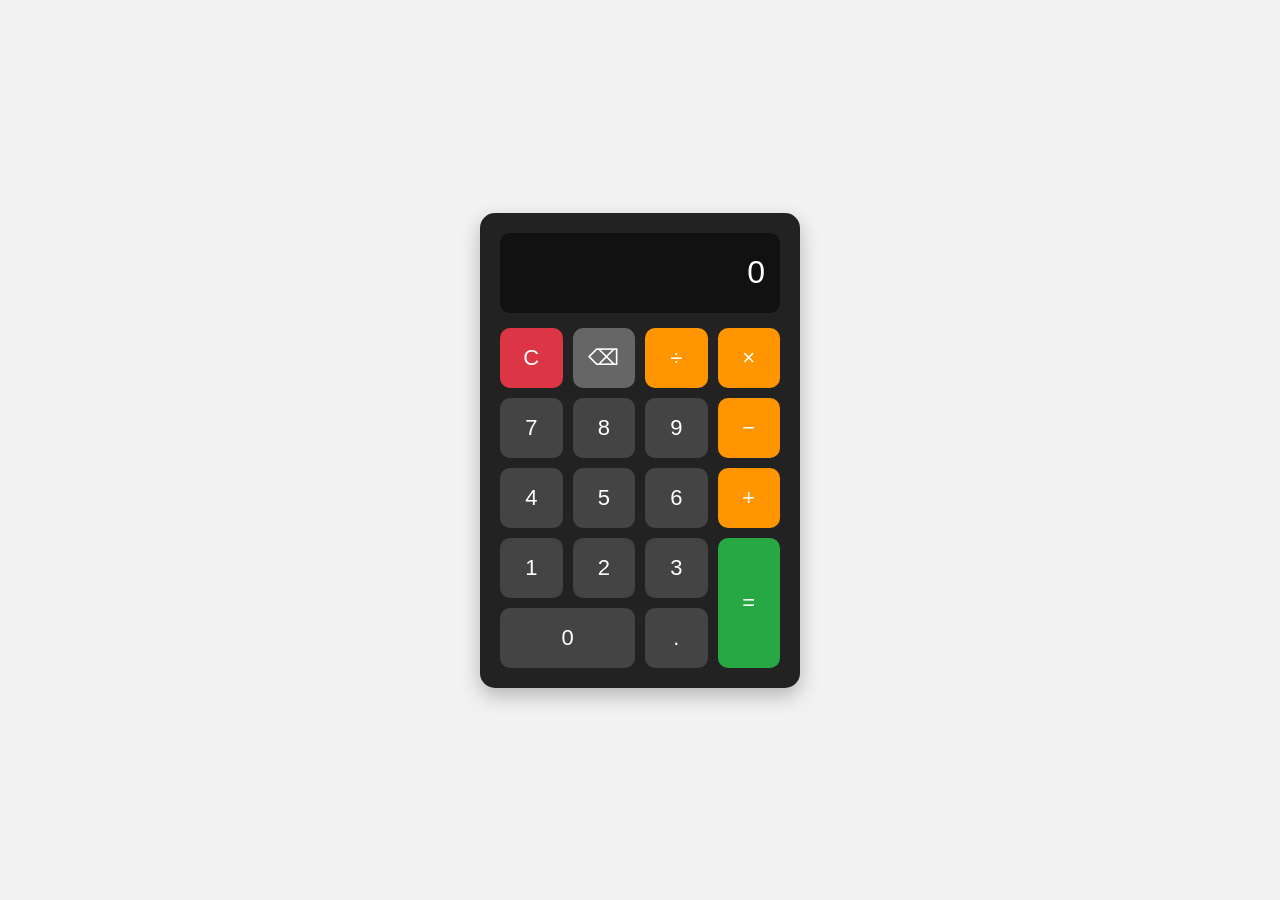
<file: WebDev-L2-Calculator/index.html>
<!DOCTYPE html>
<html lang="en">
<head>
    <meta charset="UTF-8">
    <meta name="viewport" content="width=device-width, initial-scale=1.0">
    <title>Calculator</title>
    <link rel="stylesheet" href="style.css">
</head>

<body>

    <div class="calculator">
        <div class="display" id="display">0</div>

        <div class="buttons">
            <button class="clear" id="clear">C</button>
            <button id="backspace">⌫</button>
            <button class="operator" data-operator="/">÷</button>
            <button class="operator" data-operator="*">×</button>

            <button class="number">7</button>
            <button class="number">8</button>
            <button class="number">9</button>
            <button class="operator" data-operator="-">−</button>

            <button class="number">4</button>
            <button class="number">5</button>
            <button class="number">6</button>
            <button class="operator" data-operator="+">+</button>

            <button class="number">1</button>
            <button class="number">2</button>
            <button class="number">3</button>
            <button class="equals" id="equals">=</button>

            <button class="number zero">0</button>
            <button class="decimal" id="decimal">.</button>
        </div>
    </div>

    <script src="script.js"></script>
</body>
</html>
</file>
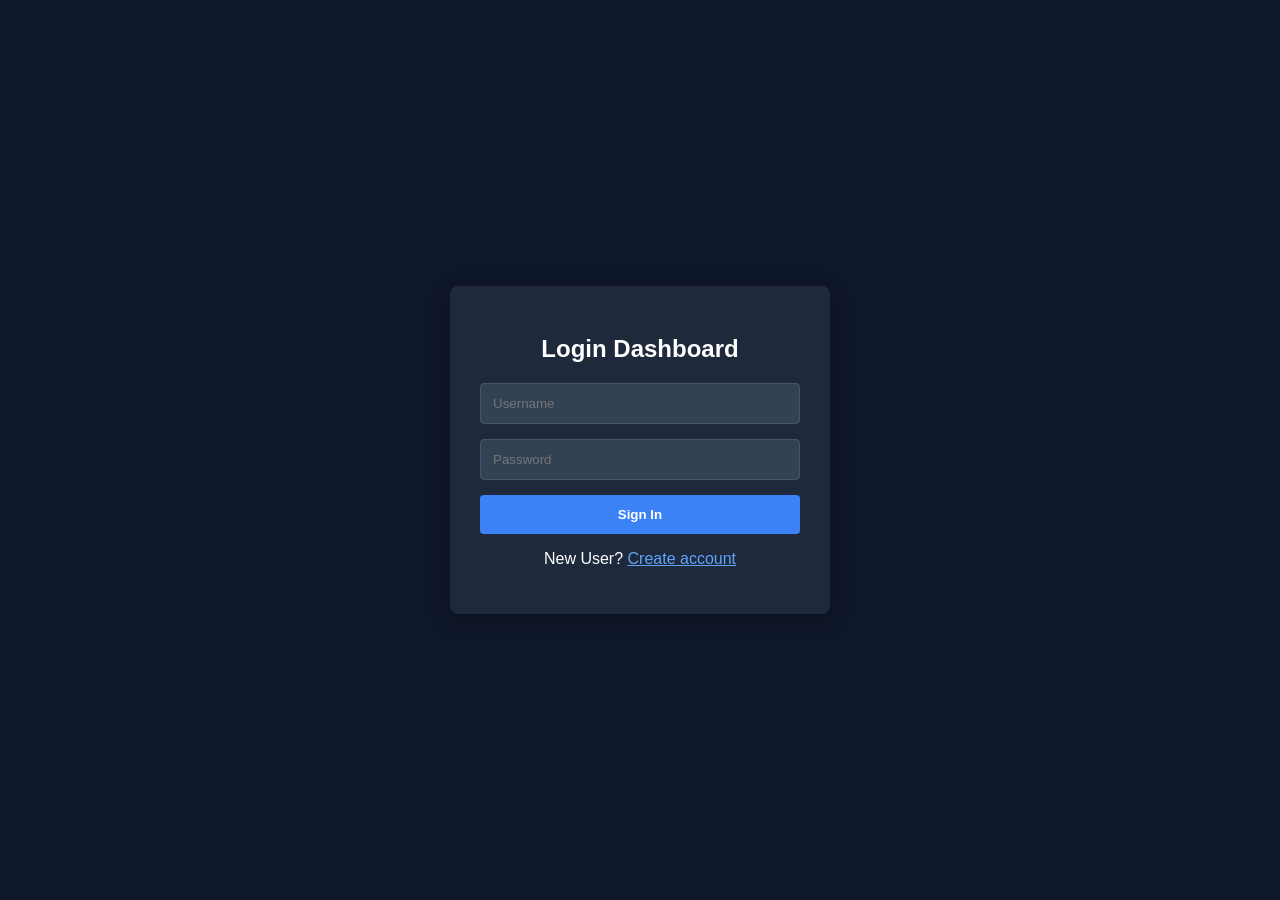
<file: WebDev-L2-Login auth/index.html>
<!DOCTYPE html>
<html lang="en">
<head>
    <meta charset="UTF-8">
    <meta name="viewport" content="width=device-width, initial-scale=1.0">
    <title>Auth Gate System - Level 2 Task 4</title>
    <link rel="stylesheet" href="style.css">
</head>
<body>
    <div class="auth-box" id="auth-box">
        <h2 id="form-title">Login Dashboard</h2>
        <form id="auth-form" onsubmit="handleAuth(event)">
            <input type="text" id="username" placeholder="Username" required>
            <input type="password" id="password" placeholder="Password" required>
            <button type="submit" id="submit-btn">Sign In</button>
        </form>
        <p id="toggle-msg">New User? <span onclick="toggleMode()">Create account</span></p>
        <p id="error-feedback" class="error"></p>
    </div>

    <div class="secured-page hidden" id="secured-page">
        <h2>Welcome to the Enterprise Core Terminal!</h2>
        <p>Authentication validation passed successfully via storage tokens.</p>
        <button onclick="logout()">Secure Exit</button>
    </div>
    <script src="script.js"></script>
</body>
</html>
</file>
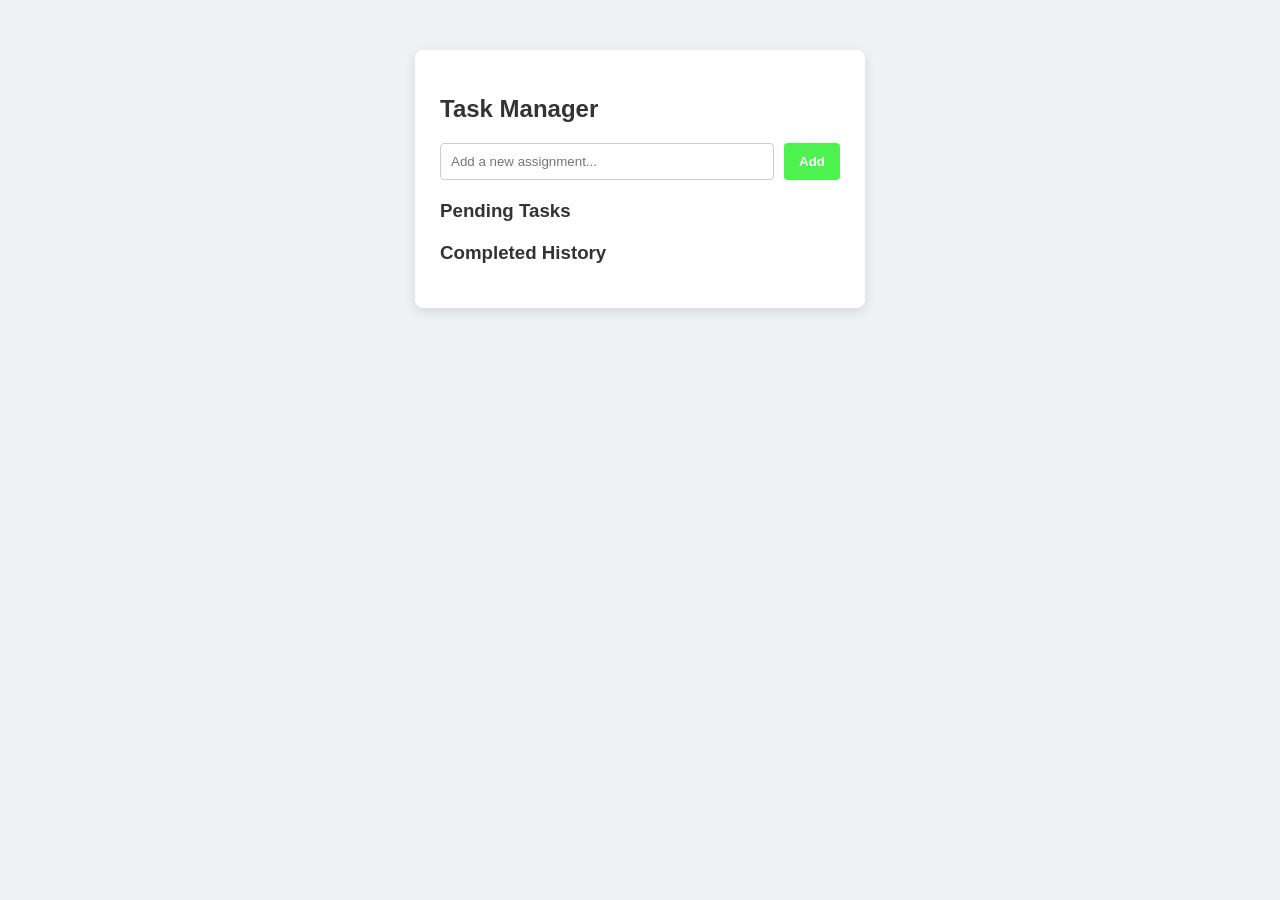
<file: WebDev-L2-To Do web app/index.html>
<!DOCTYPE html>
<html lang="en">
<head>
    <meta charset="UTF-8">
    <meta name="viewport" content="width=device-width, initial-scale=1.0">
    <title>To-Do App - Level 2 Task 3</title>
    <link rel="stylesheet" href="style.css">
</head>
<body>
    <div class="todo-container">
        <h2>Task Manager</h2>
        <div class="input-section">
            <input type="text" id="task-input" placeholder="Add a new assignment...">
            <button onclick="addTask()">Add</button>
        </div>
        
        <h3>Pending Tasks</h3>
        <ul id="pending-list"></ul>
        
        <h3>Completed History</h3>
        <ul id="completed-list"></ul>
    </div>
    <script src="script.js"></script>
</body>
</html>
</file>
<file: WebDev-L2-Calculator/style.css>
* {
    box-sizing: border-box;
    margin: 0;
    padding: 0;
}

body {
    font-family: Arial, sans-serif;
    background: #f2f2f2;
    min-height: 100vh;

    display: flex;
    justify-content: center;
    align-items: center;
}

.calculator {
    width: 320px;
    background: #222;
    padding: 20px;
    border-radius: 15px;
    box-shadow: 0 8px 20px rgba(0, 0, 0, 0.25);
}

.display {
    width: 100%;
    height: 80px;
    background: #111;
    color: white;

    display: flex;
    align-items: center;
    justify-content: flex-end;

    padding: 10px 15px;
    margin-bottom: 15px;

    border-radius: 10px;
    font-size: 32px;

    overflow: hidden;
    white-space: nowrap;
}

.buttons {
    display: grid;
    grid-template-columns: repeat(4, 1fr);
    gap: 10px;
}

button {
    height: 60px;
    border: none;
    border-radius: 10px;

    font-size: 22px;
    cursor: pointer;

    background: #444;
    color: white;
}

button:hover {
    background: #555;
}

button:active {
    transform: scale(0.95);
}

.operator {
    background: #ff9500;
}

.operator:hover {
    background: #e68900;
}

.equals {
    background: #28a745;
    grid-row: span 2;
    height: 130px;
}

.equals:hover {
    background: #218838;
}

.clear {
    background: #dc3545;
}

.clear:hover {
    background: #c82333;
}

.zero {
    grid-column: span 2;
}

.decimal {
    background: #444;
}

#backspace {
    background: #666;
}
</file>
<file: WebDev-L2-Login auth/style.css>
body {
    background: #0f172a;
    font-family: 'Segoe UI', sans-serif;
    display: flex;
    justify-content: center;
    align-items: center;
    height: 100vh;
    margin: 0;
}

.auth-box, .secured-page {
    background: #1e293b;
    padding: 30px;
    border-radius: 8px;
    width: 320px;
    box-shadow: 0 4px 20px rgba(0,0,0,0.3);
    color: white;
    text-align: center;
}

form {
    display: flex;
    flex-direction: column;
    gap: 15px;
    margin-top: 20px;
}

input {
    padding: 12px;
    background: #334155;
    border: 1px solid #475569;
    border-radius: 4px;
    color: white;
    outline: none;
}

button {
    padding: 12px;
    background: #3b82f6;
    border: none;
    color: white;
    font-weight: bold;
    cursor: pointer;
    border-radius: 4px;
}

button:hover { background: #2563eb; }
#toggle-msg span { color: #60a5fa; cursor: pointer; text-decoration: underline; }
.error { color: #f87171; font-size: 0.9rem; margin-top: 10px; }
.hidden { display: none !important; }
</file>
<file: WebDev-L2-To Do web app/style.css>
body {
    background: #eef2f3;
    font-family: sans-serif;
    display: flex;
    justify-content: center;
    padding-top: 50px;
    margin: 0;
}

.todo-container {
    background: white;
    width: 400px;
    padding: 25px;
    border-radius: 8px;
    box-shadow: 0 4px 12px rgba(0,0,0,0.1);
}

h2, h3 {
    color: #333;
    margin-top: 20px;
}

.input-section {
    display: flex;
    gap: 10px;
}

#task-input {
    flex: 1;
    padding: 10px;
    border: 1px solid #ccc;
    border-radius: 4px;
    outline: none;
}

button {
    padding: 10px 15px;
    background: #4ef24e;
    border: none;
    color: white;
    font-weight: bold;
    border-radius: 4px;
    cursor: pointer;
}

button:hover {
    background: #3cd13c;
}

ul {
    list-style: none;
    padding: 0;
}

li {
    background: #f9f9f9;
    padding: 10px;
    margin-bottom: 8px;
    border-radius: 4px;
    display: flex;
    justify-content: space-between;
    align-items: center;
    border-left: 4px solid #ff9500;
}

#completed-list li {
    border-left-color: #25d366;
    text-decoration: line-through;
    opacity: 0.7;
}

.actions button {
    padding: 5px 8px;
    font-size: 0.8rem;
    margin-left: 5px;
}

.complete-btn { background: #25d366; }
.delete-btn { background: #f44336; }
.delete-btn:hover { background: #da190b; }
</file>
